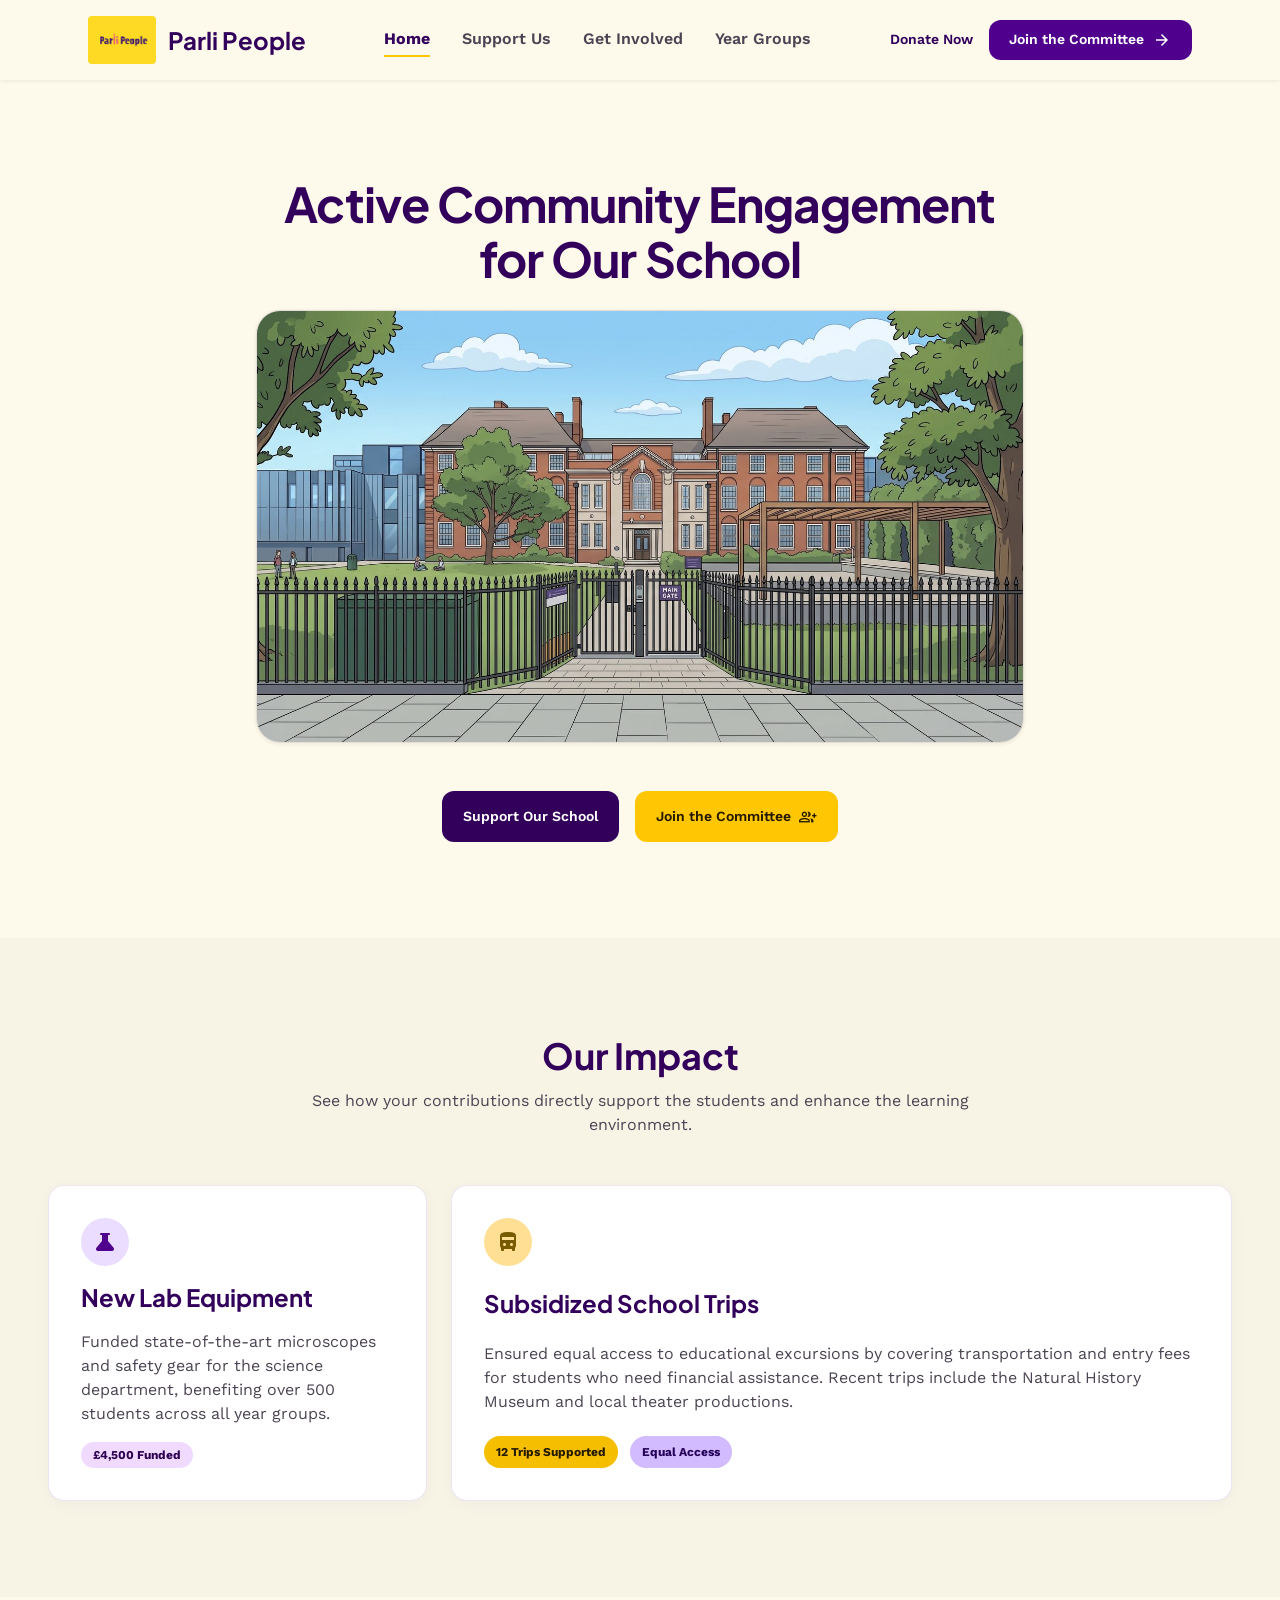
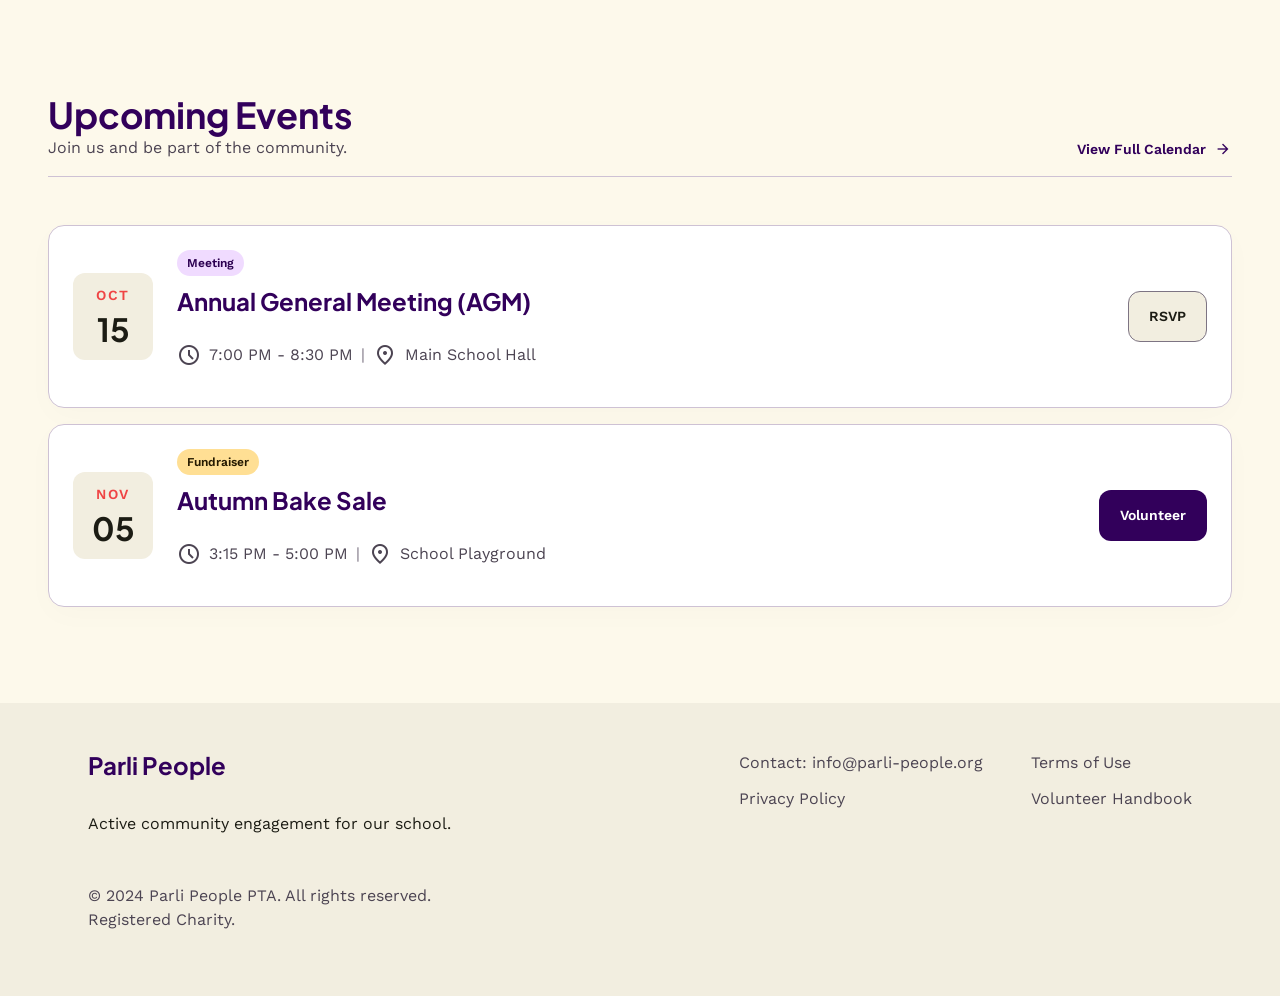
<file: index.html>
<!DOCTYPE html>

<html class="light" lang="en"><head>
<meta charset="utf-8"/>
<meta content="width=device-width, initial-scale=1.0" name="viewport"/>
<title>Parli People PTA - Home</title>
<link href="./favicon.ico" rel="icon" sizes="any"/>
<link href="https://fonts.googleapis.com" rel="preconnect"/>
<link crossorigin="" href="https://fonts.gstatic.com" rel="preconnect"/>
<link as="image" href="./assets/images/branding/parli-people-logo.jpg" rel="preload"/>
<link href="https://fonts.googleapis.com/css2?family=Plus+Jakarta+Sans:wght@400;600;700&amp;family=Work+Sans:wght@400;600&amp;display=swap" rel="stylesheet"/>
<link href="https://fonts.googleapis.com/css2?family=Material+Symbols+Outlined:wght,FILL@100..700,0..1&amp;display=swap" rel="stylesheet"/>
<link href="./site.css" rel="stylesheet"/>
<script src="./site-components.js"></script>
</head>
<body class="site-body">
<parli-site-header current-page="home"></parli-site-header>
<main class="home-main">
<section class="home-section home-section--spaced">
<div class="home-hero">
<div class="home-hero__content">
<h1 class="display-title">Active Community Engagement for Our School</h1>
<div class="home-hero__visual">
<img alt="Parliament School community" class="home-hero__image" src="./assets/images/parliament school.jpeg"/>
</div>
<div class="home-actions">
<a class="button button--primary button--lift button--full" href="#">Support Our School</a>
<a class="button button--secondary button--lift button--full button--with-icon" href="#">
                        Join the Committee
                        <span class="material-symbols-outlined" data-icon="group_add">group_add</span>
</a>
</div>
</div>
</section>
<section class="home-section--surface">
<div class="home-section__inner home-section__inner--impact">
<div class="section-heading section-heading--center" style="margin-bottom: 48px;">
<h2 class="section-title">Our Impact</h2>
<p class="section-copy">See how your contributions directly support the students and enhance the learning environment.</p>
</div>
<div class="impact-grid">
<article class="impact-card">
<div class="impact-icon impact-icon--tertiary">
<span class="material-symbols-outlined" data-icon="science" data-weight="fill">science</span>
</div>
<h3 class="card-title">New Lab Equipment</h3>
<p class="impact-card__body">Funded state-of-the-art microscopes and safety gear for the science department, benefiting over 500 students across all year groups.</p>
<div class="pill-list">
<span class="pill pill--primary">
                                £4,500 Funded
                            </span>
</div>
</article>
<article class="impact-card impact-card--wide">
<div class="impact-icon impact-icon--yellow">
<span class="material-symbols-outlined" data-icon="directions_bus" data-weight="fill">directions_bus</span>
</div>
<h3 class="card-title">Subsidized School Trips</h3>
<p class="impact-card__body">Ensured equal access to educational excursions by covering transportation and entry fees for students who need financial assistance. Recent trips include the Natural History Museum and local theater productions.</p>
<div class="pill-list">
<span class="pill pill--secondary">
                                12 Trips Supported
                            </span>
<span class="pill pill--tertiary">
                                Equal Access
                            </span>
</div>
</article>
</div>
</div>
</section>
<section class="home-section home-section--spaced events-section">
<div class="events-header">
<div>
<h2 class="section-title">Upcoming Events</h2>
<p class="section-copy">Join us and be part of the community.</p>
</div>
<a class="text-link" href="#">
                    View Full Calendar
                    <span class="material-symbols-outlined" data-icon="arrow_forward">arrow_forward</span>
</a>
</div>
<div class="events-list">
<article class="event-card">
<div class="event-card__date">
<span class="event-card__month">OCT</span>
<span class="event-card__day">15</span>
</div>
<div class="event-card__content">
<div class="pill-list">
<span class="event-badge event-badge--primary">Meeting</span>
</div>
<h3 class="card-title">Annual General Meeting (AGM)</h3>
<p class="event-card__meta">
<span class="material-symbols-outlined" data-icon="schedule">schedule</span>
                            7:00 PM - 8:30 PM
                            <span class="event-card__meta-separator">|</span>
<span class="material-symbols-outlined" data-icon="location_on">location_on</span>
                            Main School Hall
                        </p>
</div>
<div class="event-card__actions">
<button class="button button--soft" type="button">RSVP</button>
</div>
</article>
<article class="event-card">
<div class="event-card__date">
<span class="event-card__month">NOV</span>
<span class="event-card__day">05</span>
</div>
<div class="event-card__content">
<div class="pill-list">
<span class="event-badge event-badge--secondary">Fundraiser</span>
</div>
<h3 class="card-title">Autumn Bake Sale</h3>
<p class="event-card__meta">
<span class="material-symbols-outlined" data-icon="schedule">schedule</span>
                            3:15 PM - 5:00 PM
                            <span class="event-card__meta-separator">|</span>
<span class="material-symbols-outlined" data-icon="location_on">location_on</span>
                            School Playground
                        </p>
</div>
<div class="event-card__actions">
<button class="button button--primary button--lift" type="button">Volunteer</button>
</div>
</article>
</div>
</section>
</main>
<parli-site-footer></parli-site-footer>
</body></html>
</file>
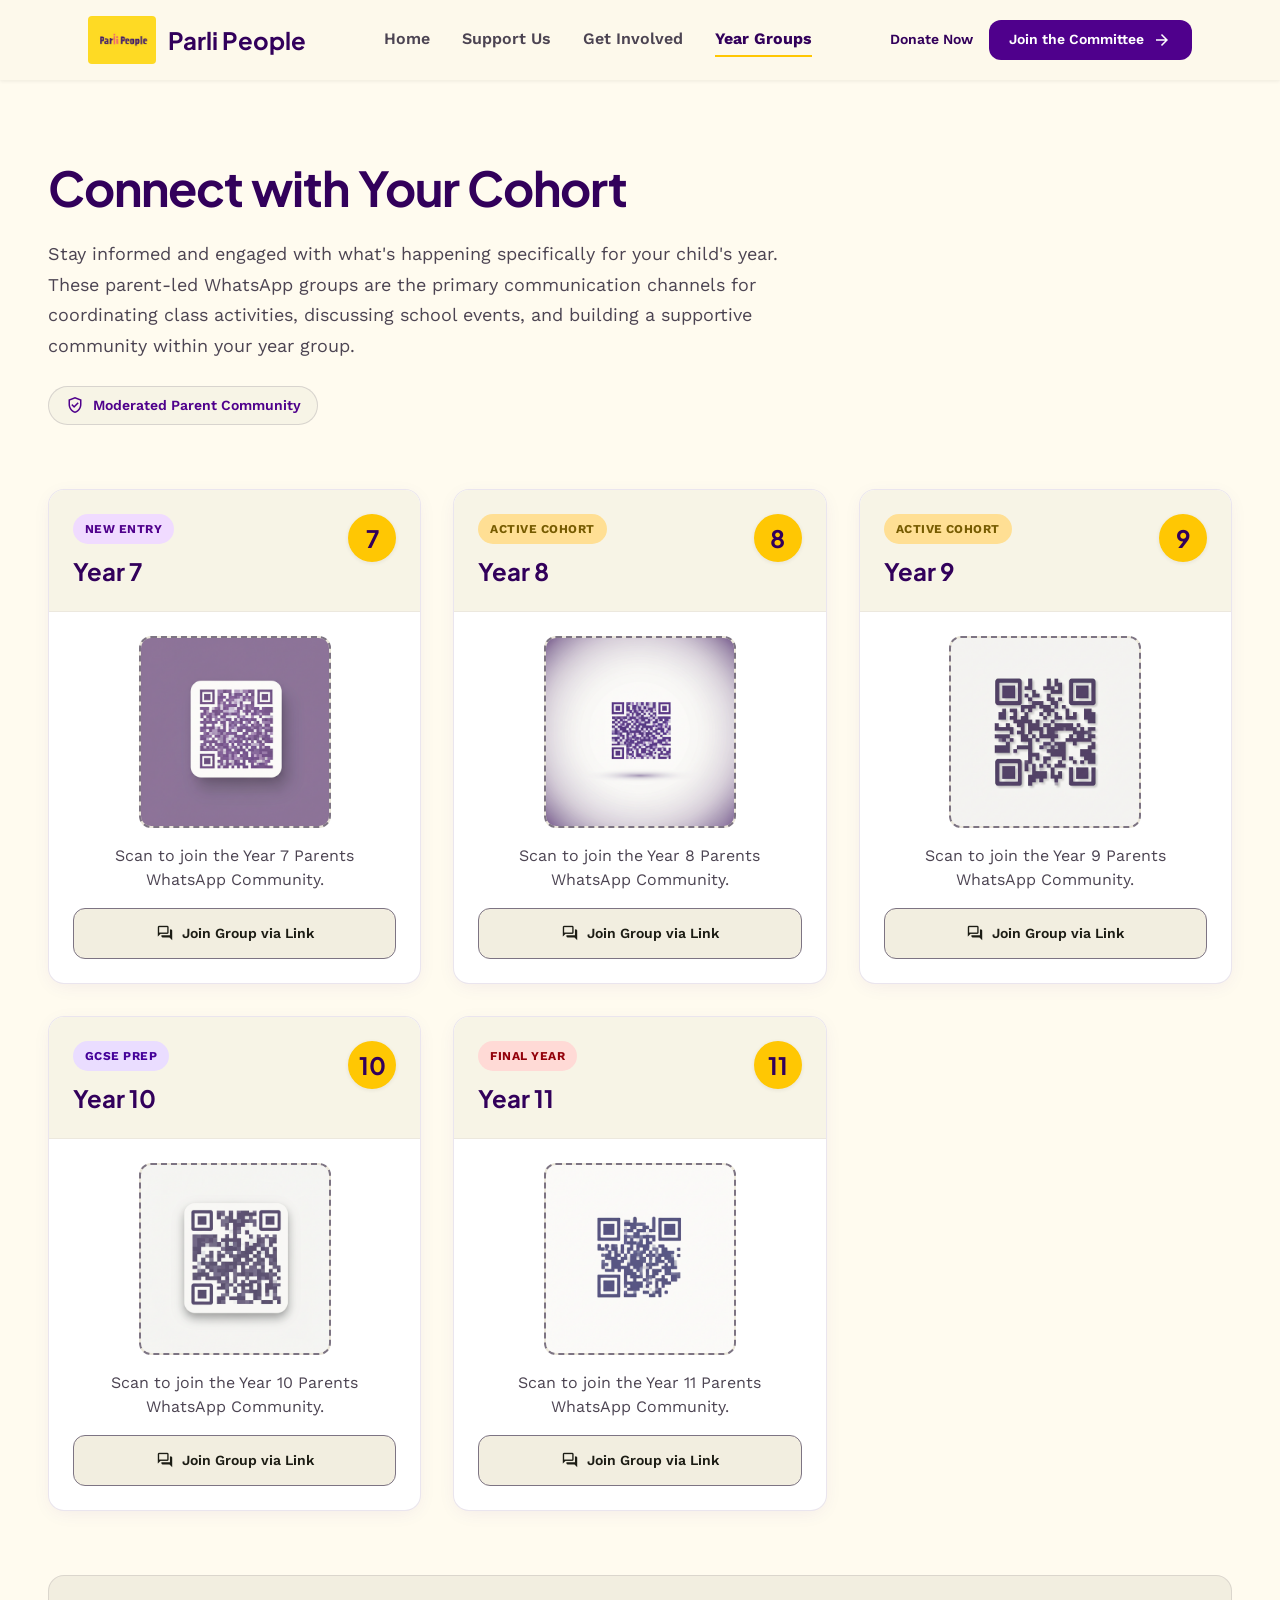
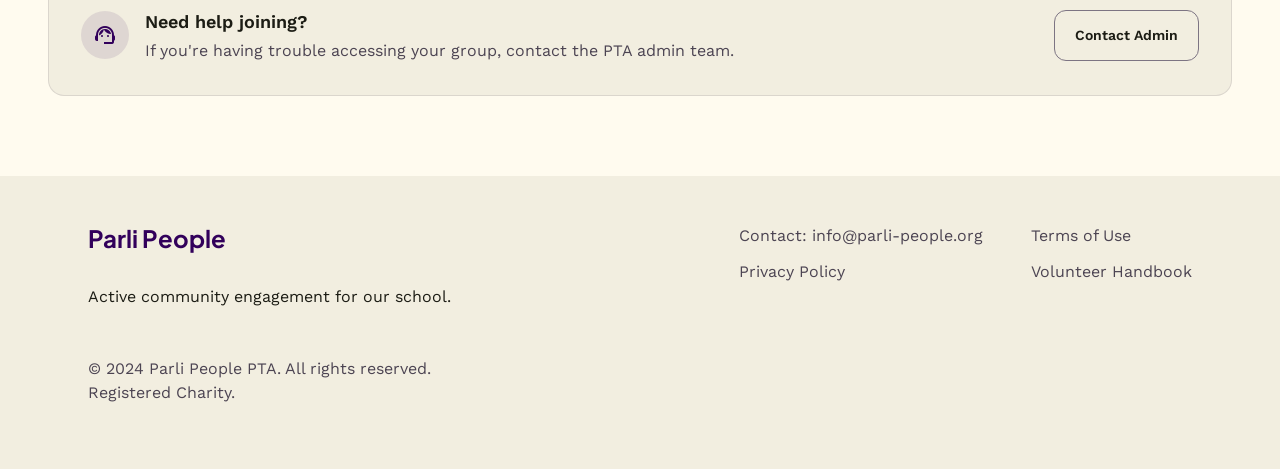
<file: connect.html>
<!DOCTYPE html>

<html class="light" lang="en"><head>
<meta charset="utf-8"/>
<meta content="width=device-width, initial-scale=1.0" name="viewport"/>
<title>Parli People - Year Groups</title>
<link href="./favicon.ico" rel="icon" sizes="any"/>
<link href="https://fonts.googleapis.com" rel="preconnect"/>
<link crossorigin="" href="https://fonts.gstatic.com" rel="preconnect"/>
<link as="image" href="./assets/images/branding/parli-people-logo.jpg" rel="preload"/>
<link href="https://fonts.googleapis.com/css2?family=Plus+Jakarta+Sans:wght@600;700&amp;family=Work+Sans:wght@400;600&amp;display=swap" rel="stylesheet"/>
<link href="https://fonts.googleapis.com/css2?family=Material+Symbols+Outlined:wght,FILL@100..700,0..1&amp;display=swap" rel="stylesheet"/>
<link href="./site.css" rel="stylesheet"/>
<script src="./site-components.js"></script>
</head>
<body class="site-body site-body--warm">
<parli-site-header current-page="year-groups"></parli-site-header>
<main class="cohort-main">
<section class="cohort-intro">
<h1 class="display-title">Connect with Your Cohort</h1>
<p class="body-copy">
                Stay informed and engaged with what's happening specifically for your child's year. These parent-led WhatsApp groups are the primary communication channels for coordinating class activities, discussing school events, and building a supportive community within your year group.
            </p>
<div class="info-chip">
<span class="material-symbols-outlined">verified_user</span>
<span>Moderated Parent Community</span>
</div>
</section>
<section class="cohort-grid">
<article class="cohort-card">
<div class="cohort-card__header">
<div class="cohort-card__title-block">
<span class="cohort-badge cohort-badge--new">New Entry</span>
<h2 class="cohort-card__title">Year 7</h2>
</div>
<div class="cohort-card__year">7</div>
</div>
<div class="cohort-card__body">
<div class="cohort-card__qr">
<img alt="Year 7 QR Code" data-alt="A stylized, modern high-contrast QR code illustration designed with soft rounded edges, colored in deep indigo purple against a stark white background. The image should convey digital connectivity in a clean, corporate yet approachable style, featuring subtle drop shadows to lift it from the surface, embodying a 'soft-touch' interface aesthetic suitable for a parent-teacher association portal." src="./assets/images/connect/year-7-qr.png"/>
<div class="cohort-card__overlay">
<span class="material-symbols-outlined">fit_screen</span>
</div>
</div>
<p class="cohort-card__copy">Scan to join the Year 7 Parents WhatsApp Community.</p>
<button class="button button--soft button--full button--with-icon" type="button">
<span class="material-symbols-outlined">forum</span>
                        Join Group via Link
                    </button>
</div>
</article>
<article class="cohort-card">
<div class="cohort-card__header">
<div class="cohort-card__title-block">
<span class="cohort-badge cohort-badge--active">Active Cohort</span>
<h2 class="cohort-card__title">Year 8</h2>
</div>
<div class="cohort-card__year">8</div>
</div>
<div class="cohort-card__body">
<div class="cohort-card__qr">
<img alt="Year 8 QR Code" data-alt="A stylized, modern high-contrast QR code illustration designed with soft rounded edges, colored in deep indigo purple against a stark white background. The image should convey digital connectivity in a clean, corporate yet approachable style, featuring subtle drop shadows to lift it from the surface, embodying a 'soft-touch' interface aesthetic suitable for a parent-teacher association portal." src="./assets/images/connect/year-8-qr.png"/>
<div class="cohort-card__overlay">
<span class="material-symbols-outlined">fit_screen</span>
</div>
</div>
<p class="cohort-card__copy">Scan to join the Year 8 Parents WhatsApp Community.</p>
<button class="button button--soft button--full button--with-icon" type="button">
<span class="material-symbols-outlined">forum</span>
                        Join Group via Link
                    </button>
</div>
</article>
<article class="cohort-card">
<div class="cohort-card__header">
<div class="cohort-card__title-block">
<span class="cohort-badge cohort-badge--active">Active Cohort</span>
<h2 class="cohort-card__title">Year 9</h2>
</div>
<div class="cohort-card__year">9</div>
</div>
<div class="cohort-card__body">
<div class="cohort-card__qr">
<img alt="Year 9 QR Code" data-alt="A stylized, modern high-contrast QR code illustration designed with soft rounded edges, colored in deep indigo purple against a stark white background. The image should convey digital connectivity in a clean, corporate yet approachable style, featuring subtle drop shadows to lift it from the surface, embodying a 'soft-touch' interface aesthetic suitable for a parent-teacher association portal." src="./assets/images/connect/year-9-qr.png"/>
<div class="cohort-card__overlay">
<span class="material-symbols-outlined">fit_screen</span>
</div>
</div>
<p class="cohort-card__copy">Scan to join the Year 9 Parents WhatsApp Community.</p>
<button class="button button--soft button--full button--with-icon" type="button">
<span class="material-symbols-outlined">forum</span>
                        Join Group via Link
                    </button>
</div>
</article>
<article class="cohort-card">
<div class="cohort-card__header">
<div class="cohort-card__title-block">
<span class="cohort-badge cohort-badge--prep">GCSE Prep</span>
<h2 class="cohort-card__title">Year 10</h2>
</div>
<div class="cohort-card__year">10</div>
</div>
<div class="cohort-card__body">
<div class="cohort-card__qr">
<img alt="Year 10 QR Code" data-alt="A stylized, modern high-contrast QR code illustration designed with soft rounded edges, colored in deep indigo purple against a stark white background. The image should convey digital connectivity in a clean, corporate yet approachable style, featuring subtle drop shadows to lift it from the surface, embodying a 'soft-touch' interface aesthetic suitable for a parent-teacher association portal." src="./assets/images/connect/year-10-qr.png"/>
<div class="cohort-card__overlay">
<span class="material-symbols-outlined">fit_screen</span>
</div>
</div>
<p class="cohort-card__copy">Scan to join the Year 10 Parents WhatsApp Community.</p>
<button class="button button--soft button--full button--with-icon" type="button">
<span class="material-symbols-outlined">forum</span>
                        Join Group via Link
                    </button>
</div>
</article>
<article class="cohort-card cohort-card--final">
<div class="cohort-card__header">
<div class="cohort-card__title-block">
<span class="cohort-badge cohort-badge--final">Final Year</span>
<h2 class="cohort-card__title">Year 11</h2>
</div>
<div class="cohort-card__year">11</div>
</div>
<div class="cohort-card__body">
<div class="cohort-card__qr">
<img alt="Year 11 QR Code" data-alt="A stylized, modern high-contrast QR code illustration designed with soft rounded edges, colored in deep indigo purple against a stark white background. The image should convey digital connectivity in a clean, corporate yet approachable style, featuring subtle drop shadows to lift it from the surface, embodying a 'soft-touch' interface aesthetic suitable for a parent-teacher association portal." src="./assets/images/connect/year-11-qr.png"/>
<div class="cohort-card__overlay">
<span class="material-symbols-outlined">fit_screen</span>
</div>
</div>
<p class="cohort-card__copy">Scan to join the Year 11 Parents WhatsApp Community.</p>
<button class="button button--soft button--full button--with-icon" type="button">
<span class="material-symbols-outlined">forum</span>
                        Join Group via Link
                    </button>
</div>
</article>
</section>
<section class="help-banner">
<div class="help-banner__content">
<div class="help-banner__icon">
<span class="material-symbols-outlined">support_agent</span>
</div>
<div>
<h3 class="help-banner__title">Need help joining?</h3>
<p class="help-banner__copy">If you're having trouble accessing your group, contact the PTA admin team.</p>
</div>
</div>
<button class="button button--soft" type="button">
                Contact Admin
            </button>
</section>
</main>
<parli-site-footer></parli-site-footer>
</body></html>
</file>
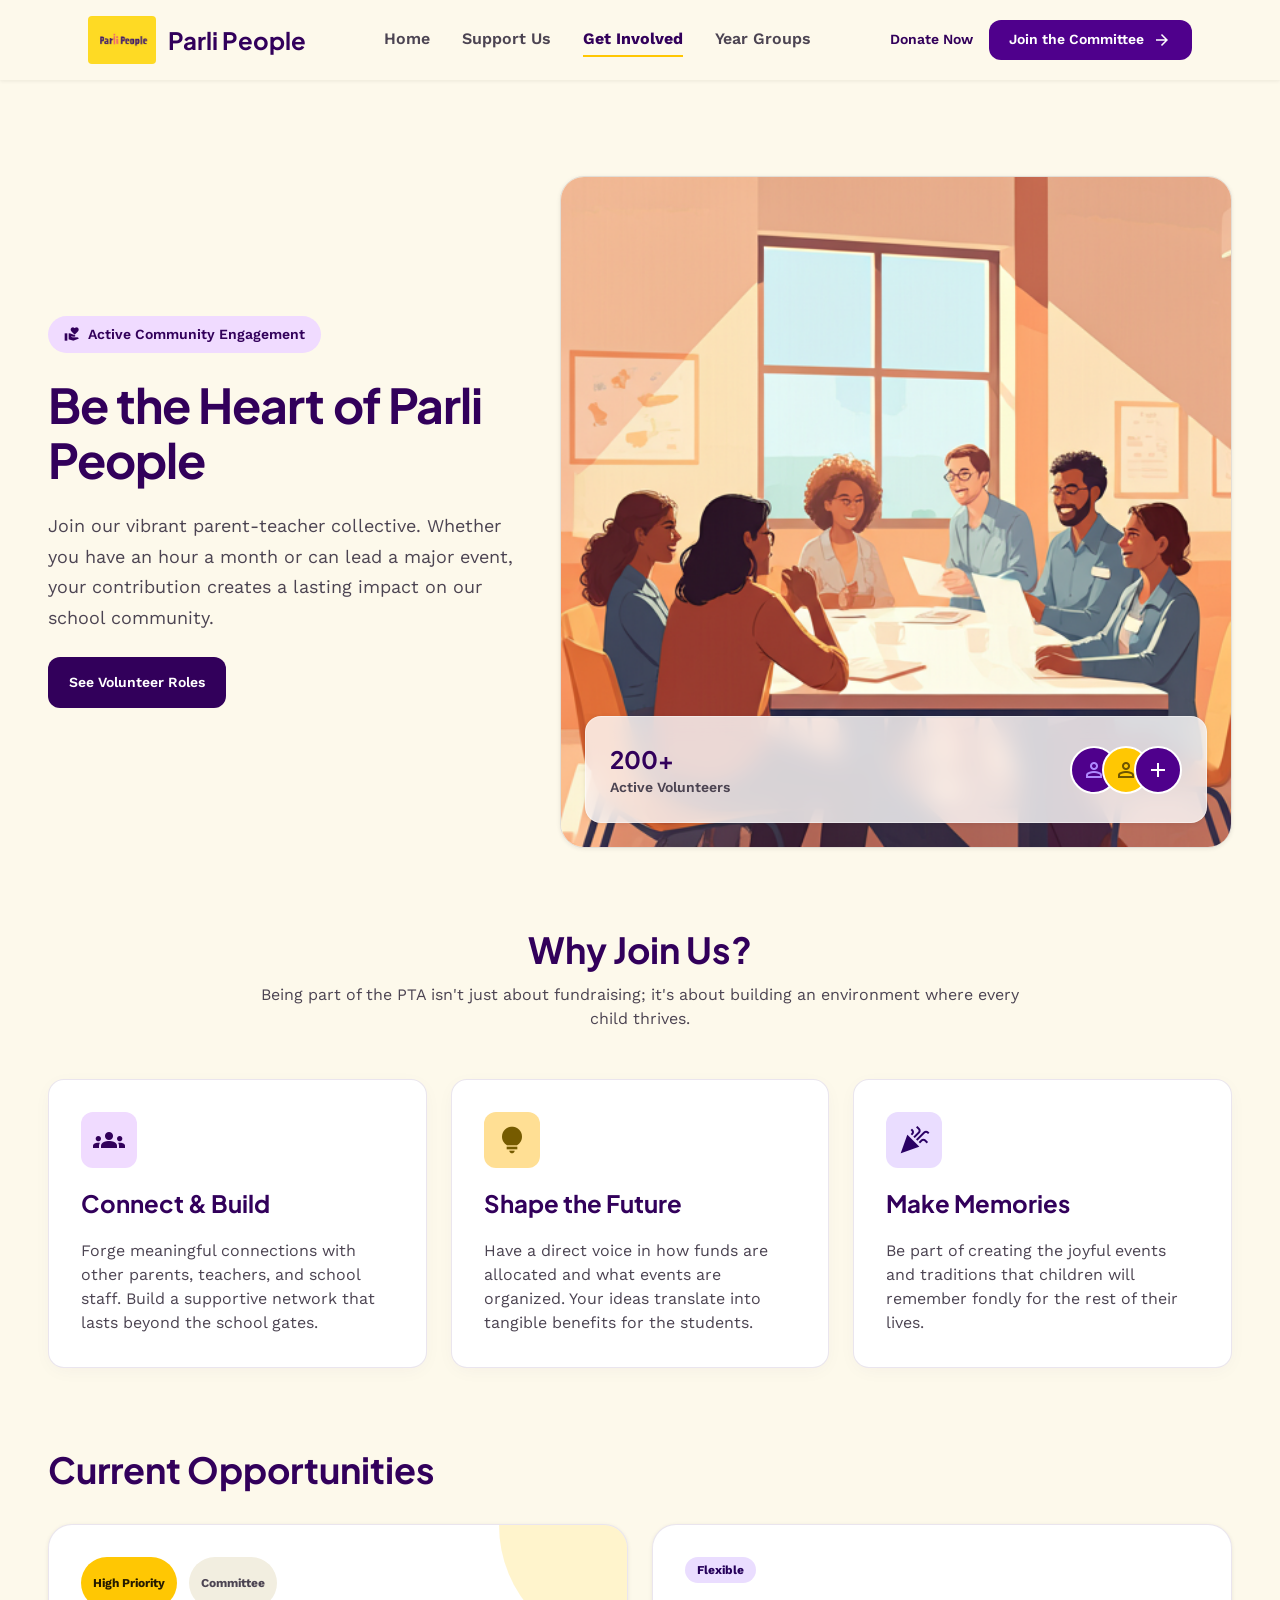
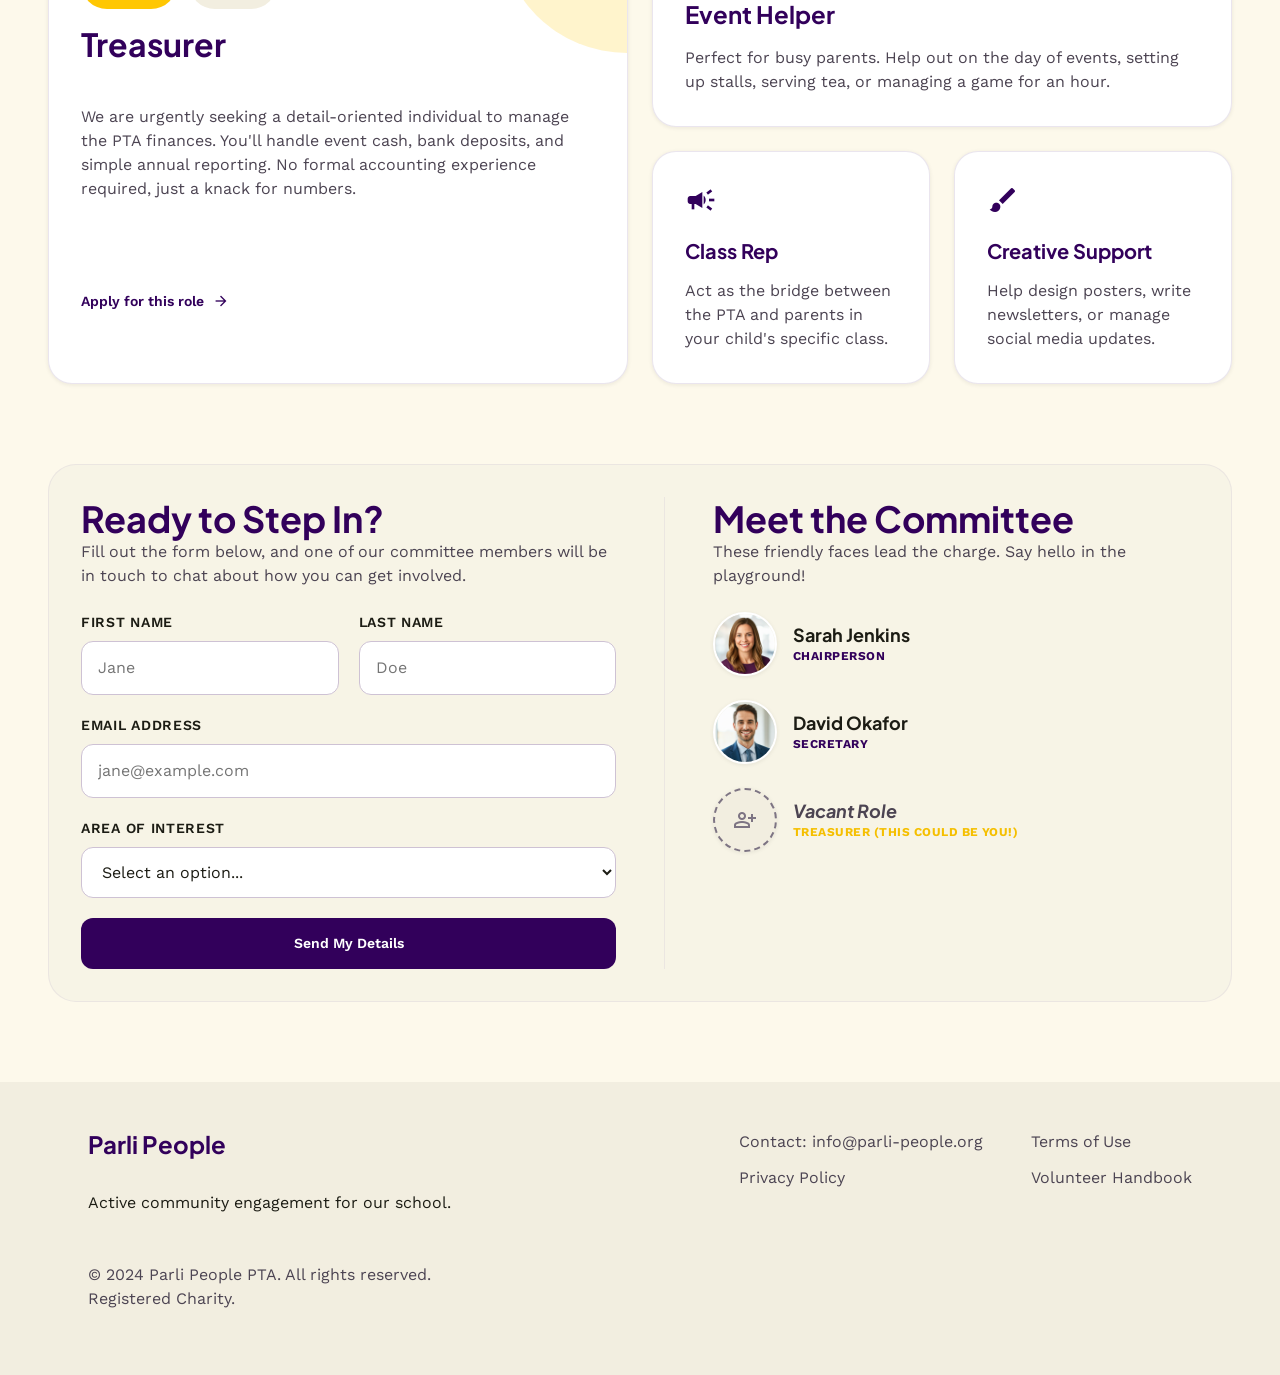
<file: getinvolved.html>
<!DOCTYPE html>

<html class="light" lang="en"><head>
<meta charset="utf-8"/>
<meta content="width=device-width, initial-scale=1.0" name="viewport"/>
<title>Get Involved - Parli People PTA</title>
<link href="./favicon.ico" rel="icon" sizes="any"/>
<link href="https://fonts.googleapis.com" rel="preconnect"/>
<link crossorigin="" href="https://fonts.gstatic.com" rel="preconnect"/>
<link as="image" href="./assets/images/branding/parli-people-logo.jpg" rel="preload"/>
<link href="https://fonts.googleapis.com/css2?family=Plus+Jakarta+Sans:wght@600;700&amp;family=Work+Sans:wght@400;600&amp;display=swap" rel="stylesheet"/>
<link href="https://fonts.googleapis.com/css2?family=Material+Symbols+Outlined:wght,FILL@100..700,0..1&amp;display=swap" rel="stylesheet"/>
<link href="./site.css" rel="stylesheet"/>
<script src="./site-components.js"></script>
</head>
<body class="site-body">
<parli-site-header current-page="get-involved"></parli-site-header>
<main class="involved-main">
<section class="involved-section involved-hero">
<div class="involved-hero__content">
<div class="hero-chip">
<span class="material-symbols-outlined" data-weight="fill">volunteer_activism</span>
<span>Active Community Engagement</span>
</div>
<h1 class="display-title">Be the Heart of Parli People</h1>
<p class="body-copy">
                        Join our vibrant parent-teacher collective. Whether you have an hour a month or can lead a major event, your contribution creates a lasting impact on our school community.
                    </p>
<div>
<a class="button button--primary button--lift" href="#signup">
                            See Volunteer Roles
                        </a>
</div>
</div>
<div class="hero-visual">
<img alt="Community working together" class="hero-visual__image" data-alt="A vibrant, candid photograph of diverse parents and teachers collaborating joyfully around a large modern table in a bright school environment. Sunlight streams through large windows, illuminating the active community scene. The overall color palette features warm neutral backgrounds with subtle accents of deep purple and vibrant yellow, reflecting a modern corporate yet playful aesthetic. The mood is energetic, welcoming, and deeply community-focused." src="./assets/images/getinvolved/get-involved-hero.png"/>
<div class="hero-stat">
<div>
<p class="hero-stat__value">200+</p>
<p class="hero-stat__label">Active Volunteers</p>
</div>
<div class="avatar-stack">
<div class="avatar-stack__item avatar-stack__item--tertiary"><span class="material-symbols-outlined">person</span></div>
<div class="avatar-stack__item avatar-stack__item--secondary"><span class="material-symbols-outlined">person</span></div>
<div class="avatar-stack__item avatar-stack__item--primary"><span class="material-symbols-outlined">add</span></div>
</div>
</div>
</div>
</section>
<section class="involved-section">
<div class="section-heading section-heading--center" style="margin-bottom: 48px;">
<h2 class="section-title">Why Join Us?</h2>
<p class="section-copy">Being part of the PTA isn't just about fundraising; it's about building an environment where every child thrives.</p>
</div>
<div class="join-grid">
<article class="join-card">
<div class="join-card__icon join-card__icon--primary">
<span class="material-symbols-outlined" data-weight="fill">groups</span>
</div>
<h3 class="card-title">Connect &amp; Build</h3>
<p class="card-copy">Forge meaningful connections with other parents, teachers, and school staff. Build a supportive network that lasts beyond the school gates.</p>
</article>
<article class="join-card">
<div class="join-card__icon join-card__icon--secondary">
<span class="material-symbols-outlined" data-weight="fill">lightbulb</span>
</div>
<h3 class="card-title">Shape the Future</h3>
<p class="card-copy">Have a direct voice in how funds are allocated and what events are organized. Your ideas translate into tangible benefits for the students.</p>
</article>
<article class="join-card">
<div class="join-card__icon join-card__icon--tertiary">
<span class="material-symbols-outlined" data-weight="fill">celebration</span>
</div>
<h3 class="card-title">Make Memories</h3>
<p class="card-copy">Be part of creating the joyful events and traditions that children will remember fondly for the rest of their lives.</p>
</article>
</div>
</section>
<section class="involved-section" id="roles">
<div class="section-heading" style="margin-bottom: 32px;">
<h2 class="section-title">Current Opportunities</h2>
</div>
<div class="roles-grid">
<article class="role-card role-card--featured">
<div class="role-card__decor"></div>
<div class="role-card__content">
<div class="role-card__badges">
<span class="pill pill--gold">High Priority</span>
<span class="pill pill--neutral">Committee</span>
</div>
<h3 class="role-card__title">Treasurer</h3>
<p class="role-card__copy">We are urgently seeking a detail-oriented individual to manage the PTA finances. You'll handle event cash, bank deposits, and simple annual reporting. No formal accounting experience required, just a knack for numbers.</p>
</div>
<a class="text-link role-card__link" href="#signup">
                        Apply for this role <span class="material-symbols-outlined">arrow_forward</span>
</a>
</article>
<article class="role-card role-card--wide">
<div class="role-card__content">
<div class="role-card__badges">
<span class="pill pill--lavender">Flexible</span>
</div>
<h3 class="card-title">Event Helper</h3>
<p class="card-copy">Perfect for busy parents. Help out on the day of events, setting up stalls, serving tea, or managing a game for an hour.</p>
</div>
 </article>
<article class="role-card">
<div class="role-card__content">
<div class="role-card__icon"><span class="material-symbols-outlined" data-weight="fill">campaign</span></div>
<h3 class="role-card__title role-card__title--compact">Class Rep</h3>
<p class="role-card__copy">Act as the bridge between the PTA and parents in your child's specific class.</p>
</div>
 </article>
<article class="role-card">
<div class="role-card__content">
<div class="role-card__icon"><span class="material-symbols-outlined" data-weight="fill">brush</span></div>
<h3 class="role-card__title role-card__title--compact">Creative Support</h3>
<p class="role-card__copy">Help design posters, write newsletters, or manage social media updates.</p>
</div>
 </article>
</div>
</section>
<section class="involved-section" id="signup">
<div class="signup-shell">
<div class="signup-panel">
<div>
<h2 class="section-title">Ready to Step In?</h2>
<p class="section-copy">Fill out the form below, and one of our committee members will be in touch to chat about how you can get involved.</p>
</div>
<form class="form-grid">
<div class="form-grid--two">
<div class="field">
<label for="firstName">First Name</label>
<input id="firstName" placeholder="Jane" type="text"/>
</div>
<div class="field">
<label for="lastName">Last Name</label>
<input id="lastName" placeholder="Doe" type="text"/>
</div>
</div>
<div class="field">
<label for="email">Email Address</label>
<input id="email" placeholder="jane@example.com" type="email"/>
</div>
<div class="field">
<label for="interest">Area of Interest</label>
<select id="interest">
<option disabled="" selected="" value="">Select an option...</option>
<option value="treasurer">Treasurer Role</option>
<option value="helper">General Event Helper</option>
<option value="classrep">Class Representative</option>
<option value="other">Other / Not Sure Yet</option>
</select>
</div>
<button class="button button--primary button--lift" type="button">
                            Send My Details
                        </button>
</form>
</div>
<div class="committee-panel">
<div>
<h3 class="section-title">Meet the Committee</h3>
<p class="section-copy">These friendly faces lead the charge. Say hello in the playground!</p>
</div>
<div class="committee-list">
<div class="committee-item">
<div class="committee-avatar">
<img alt="Committee Member" class="w-full h-full object-cover" data-alt="A professional yet approachable headshot of a friendly female individual smiling warmly at the camera, set against a soft, bright out-of-focus background. The lighting is natural and flattering, creating a welcoming and trustworthy mood. Subtle hints of deep purple in her clothing tie into the overall modern, active community brand aesthetic." src="./assets/images/getinvolved/committee-sarah-jenkins.png"/>
</div>
<div>
<h4 class="committee-name">Sarah Jenkins</h4>
<p class="committee-role">Chairperson</p>
</div>
</div>
<div class="committee-item">
<div class="committee-avatar">
<img alt="Committee Member" class="w-full h-full object-cover" data-alt="A professional yet approachable headshot of a friendly male individual smiling genuinely at the camera, set against a bright, modern indoor background. The lighting is soft and even, establishing a warm and approachable mood. The image aesthetic perfectly aligns with a modern corporate yet playful style, using subtle warm neutral tones." src="./assets/images/getinvolved/committee-david-okafor.png"/>
</div>
<div>
<h4 class="committee-name">David Okafor</h4>
<p class="committee-role">Secretary</p>
</div>
</div>
<div class="committee-item">
<div class="committee-avatar committee-avatar--vacant">
<span class="material-symbols-outlined">person_add</span>
</div>
<div>
<h4 class="committee-name committee-name--vacant">Vacant Role</h4>
<p class="committee-role committee-role--vacant">Treasurer (This could be you!)</p>
</div>
</div>
</div>
</div>
</div>
</section>
</main>
<parli-site-footer></parli-site-footer>
</body></html>
</file>
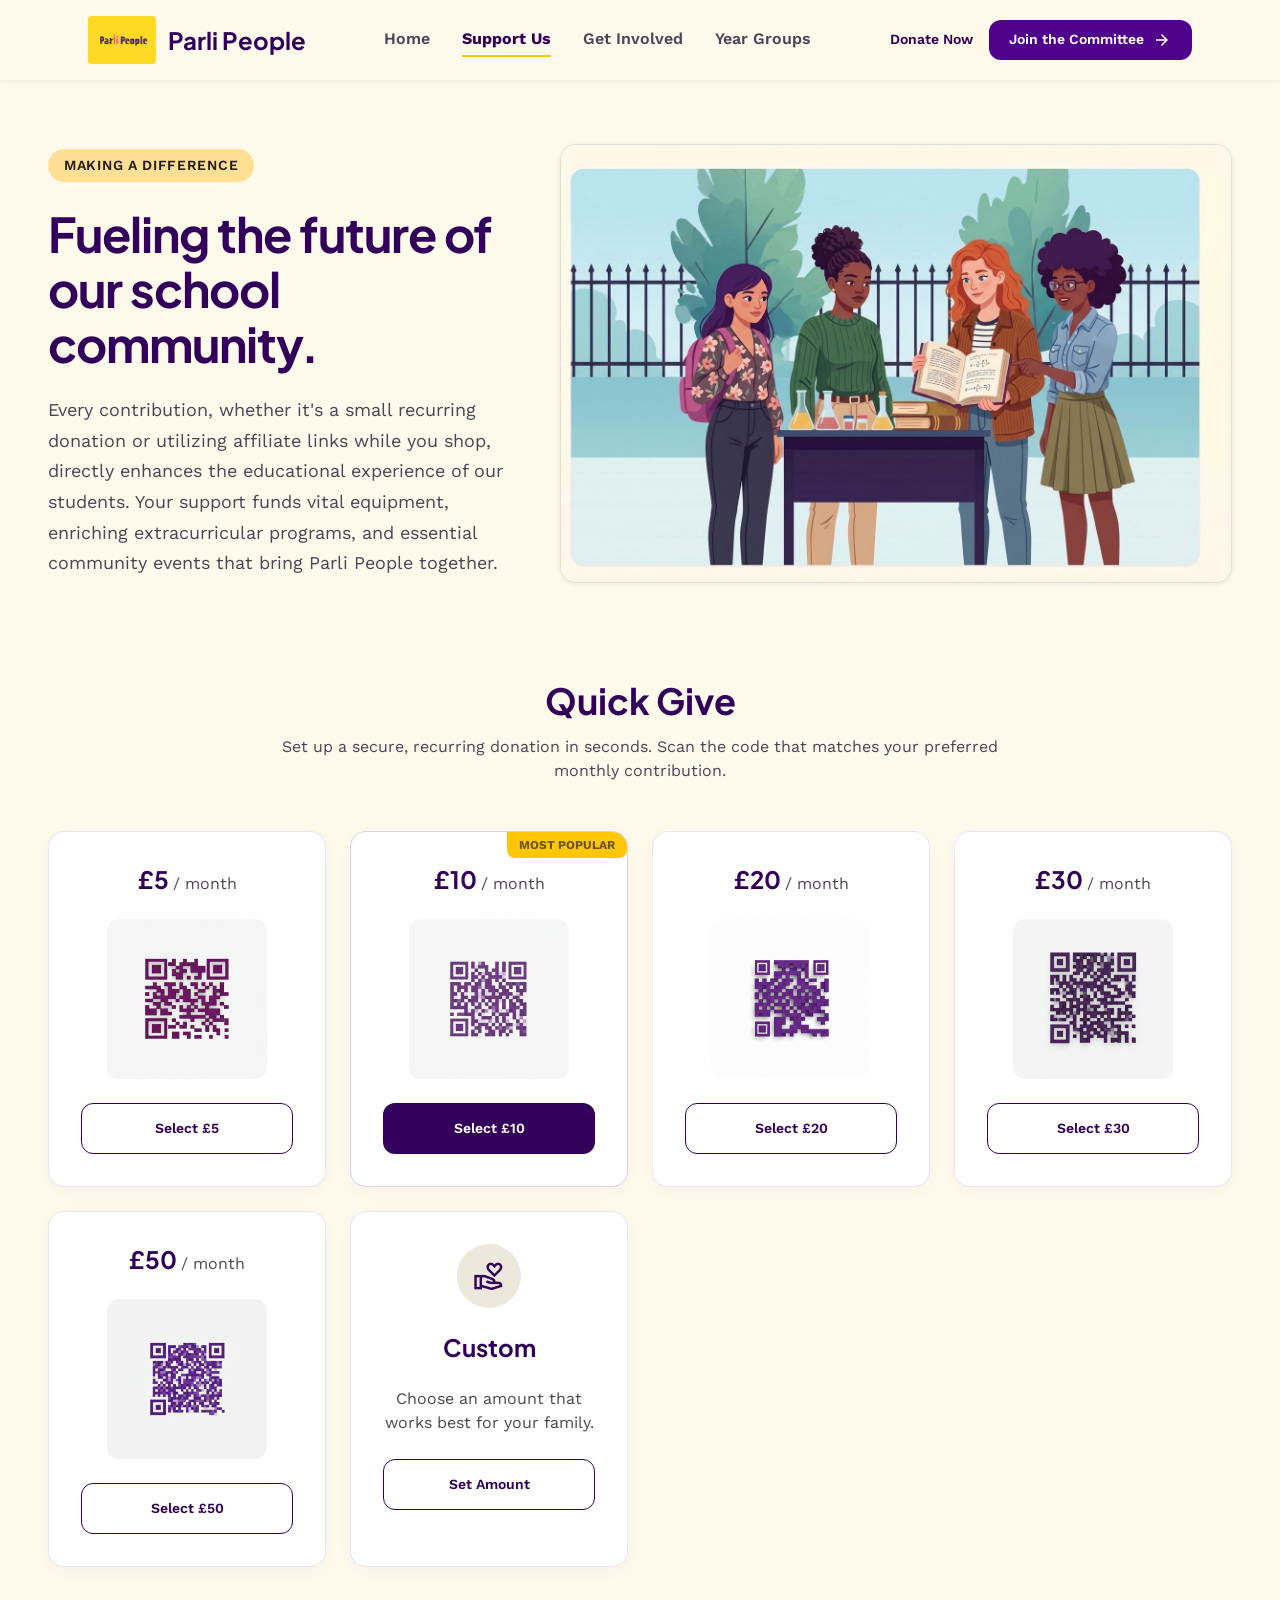
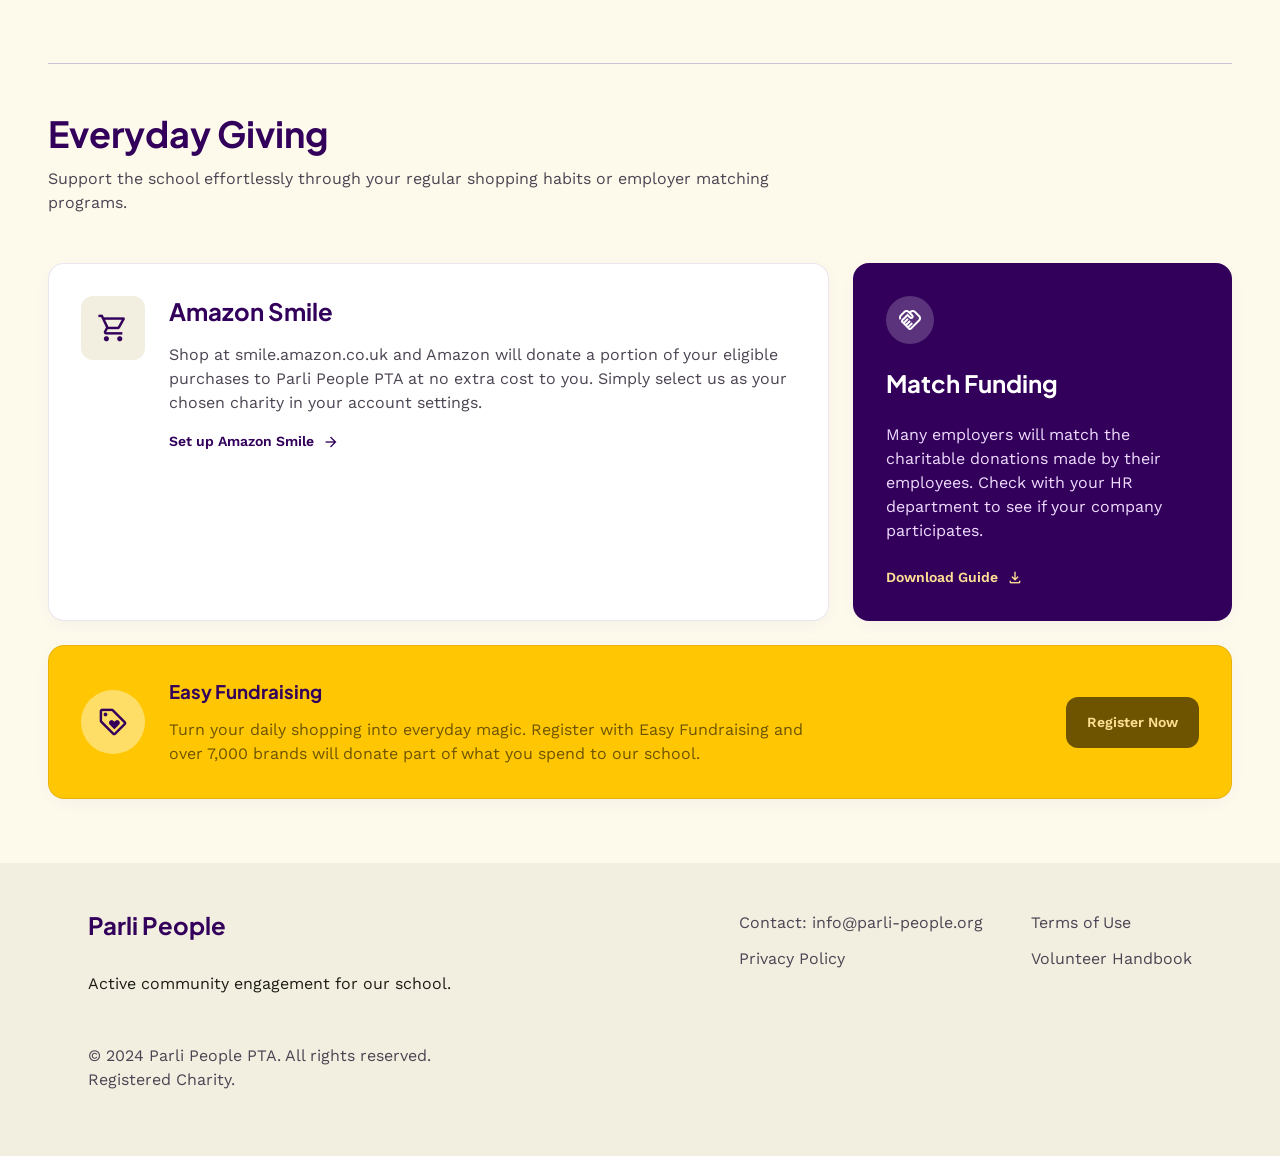
<file: support.html>
<!DOCTYPE html>

<html lang="en"><head>
<meta charset="utf-8"/>
<meta content="width=device-width, initial-scale=1.0" name="viewport"/>
<title>Support Us - Parli People</title>
<link href="./favicon.ico" rel="icon" sizes="any"/>
<link href="https://fonts.googleapis.com" rel="preconnect"/>
<link crossorigin="" href="https://fonts.gstatic.com" rel="preconnect"/>
<link as="image" href="./assets/images/branding/parli-people-logo.jpg" rel="preload"/>
<link href="https://fonts.googleapis.com/css2?family=Plus+Jakarta+Sans:wght@600;700&amp;family=Work+Sans:wght@400;600&amp;display=swap" rel="stylesheet"/>
<link href="https://fonts.googleapis.com/css2?family=Material+Symbols+Outlined:wght,FILL@100..700,0..1&amp;display=swap" rel="stylesheet"/>
<link href="./site.css" rel="stylesheet"/>
<script src="./site-components.js"></script>
</head>
<body class="site-body">
<parli-site-header current-page="support"></parli-site-header>
<main class="support-main">
<section class="support-hero">
<div class="support-hero__content">
<span class="eyebrow">Making a Difference</span>
<h1 class="display-title">Fueling the future of our school community.</h1>
<p class="body-copy">
                    Every contribution, whether it's a small recurring donation or utilizing affiliate links while you shop, directly enhances the educational experience of our students. Your support funds vital equipment, enriching extracurricular programs, and essential community events that bring Parli People together.
                </p>
</div>
<div class="support-hero__visual">
<img alt="Students standing together at Parliament School." class="support-hero__image" src="./assets/images/support/Students%20Standing.jpeg"/>
</div>
</section>
<section class="support-section">
<div class="section-heading section-heading--center">
<h2 class="section-title">Quick Give</h2>
<p class="section-copy">Set up a secure, recurring donation in seconds. Scan the code that matches your preferred monthly contribution.</p>
</div>
<div class="donation-grid">
<article class="donation-card">
<h3 class="donation-card__title">£5 <span class="donation-card__suffix">/ month</span></h3>
<div class="donation-card__image-frame">
<img alt="£5 Donation QR" class="w-full h-full object-cover" data-alt="A highly stylized, crisp digital rendering of a QR code graphic designed to facilitate a 5 pound monthly donation. The QR code pattern is rendered in a deep, rich primary purple against a stark, pristine white background to ensure high contrast and scannability. Subtle, rounded corners on the code modules reflect the soft-touch, modern corporate aesthetic of the Parli People brand. The lighting is flat and uniform, emphasizing purely functional yet elegant design." src="./assets/images/support/donation-5.png"/>
</div>
<button class="button button--outline button--full" type="button">Select £5</button>
</article>
<article class="donation-card donation-card--featured">
<span class="donation-card__badge">Most Popular</span>
<h3 class="donation-card__title">£10 <span class="donation-card__suffix">/ month</span></h3>
<div class="donation-card__image-frame">
<img alt="£10 Donation QR" class="w-full h-full object-cover" data-alt="A highly stylized, crisp digital rendering of a QR code graphic designed to facilitate a 10 pound monthly donation. The QR code pattern is rendered in a deep, rich primary purple against a stark, pristine white background to ensure high contrast and scannability. Subtle, rounded corners on the code modules reflect the soft-touch, modern corporate aesthetic of the Parli People brand. The lighting is flat and uniform, emphasizing purely functional yet elegant design." src="./assets/images/support/donation-10.png"/>
</div>
<button class="button button--primary button--full" type="button">Select £10</button>
</article>
<article class="donation-card">
<h3 class="donation-card__title">£20 <span class="donation-card__suffix">/ month</span></h3>
<div class="donation-card__image-frame">
<img alt="£20 Donation QR" class="w-full h-full object-cover" data-alt="A highly stylized, crisp digital rendering of a QR code graphic designed to facilitate a 20 pound monthly donation. The QR code pattern is rendered in a deep, rich primary purple against a stark, pristine white background to ensure high contrast and scannability. Subtle, rounded corners on the code modules reflect the soft-touch, modern corporate aesthetic of the Parli People brand. The lighting is flat and uniform, emphasizing purely functional yet elegant design." src="./assets/images/support/donation-20.png"/>
</div>
<button class="button button--outline button--full" type="button">Select £20</button>
</article>
<article class="donation-card">
<h3 class="donation-card__title">£30 <span class="donation-card__suffix">/ month</span></h3>
<div class="donation-card__image-frame">
<img alt="£30 Donation QR" class="w-full h-full object-cover" data-alt="A highly stylized, crisp digital rendering of a QR code graphic designed to facilitate a 30 pound monthly donation. The QR code pattern is rendered in a deep, rich primary purple against a stark, pristine white background to ensure high contrast and scannability. Subtle, rounded corners on the code modules reflect the soft-touch, modern corporate aesthetic of the Parli People brand. The lighting is flat and uniform, emphasizing purely functional yet elegant design." src="./assets/images/support/donation-30.png"/>
</div>
<button class="button button--outline button--full" type="button">Select £30</button>
</article>
<article class="donation-card">
<h3 class="donation-card__title">£50 <span class="donation-card__suffix">/ month</span></h3>
<div class="donation-card__image-frame">
<img alt="£50 Donation QR" class="w-full h-full object-cover" data-alt="A highly stylized, crisp digital rendering of a QR code graphic designed to facilitate a 50 pound monthly donation. The QR code pattern is rendered in a deep, rich primary purple against a stark, pristine white background to ensure high contrast and scannability. Subtle, rounded corners on the code modules reflect the soft-touch, modern corporate aesthetic of the Parli People brand. The lighting is flat and uniform, emphasizing purely functional yet elegant design." src="./assets/images/support/donation-50.png"/>
</div>
<button class="button button--outline button--full" type="button">Select £50</button>
</article>
<article class="donation-card">
<div class="feature-icon--circle">
<span class="material-symbols-outlined" data-icon="volunteer_activism">volunteer_activism</span>
</div>
<h3 class="donation-card__title">Custom</h3>
<p class="card-copy">Choose an amount that works best for your family.</p>
<button class="button button--outline button--full" type="button">Set Amount</button>
</article>
</div>
</section>
<section class="support-section support-section--divided">
<div class="section-heading">
<h2 class="section-title">Everyday Giving</h2>
<p class="section-copy">Support the school effortlessly through your regular shopping habits or employer matching programs.</p>
</div>
<div class="giving-grid">
<article class="giving-card giving-card--wide">
<div class="feature-icon--square">
<span class="material-symbols-outlined" data-icon="shopping_cart">shopping_cart</span>
</div>
<div class="giving-card__content">
<h3 class="card-title">Amazon Smile</h3>
<p class="card-copy">
                            Shop at smile.amazon.co.uk and Amazon will donate a portion of your eligible purchases to Parli People PTA at no extra cost to you. Simply select us as your chosen charity in your account settings.
                        </p>
<a class="text-link" href="#">
                            Set up Amazon Smile <span class="material-symbols-outlined" data-icon="arrow_forward">arrow_forward</span>
</a>
</div>
 </article>
<article class="giving-card giving-card--accent">
<div class="icon-disc">
<span class="material-symbols-outlined" data-icon="handshake">handshake</span>
</div>
<h3 class="card-title">Match Funding</h3>
<p class="card-copy">
                        Many employers will match the charitable donations made by their employees. Check with your HR department to see if your company participates.
                    </p>
<a class="text-link text-link--accent" href="#">
                        Download Guide <span class="material-symbols-outlined" data-icon="download">download</span>
</a>
 </article>
<article class="giving-banner">
<div class="giving-banner__body">
<div class="feature-icon--circle" style="background: rgba(255,255,255,0.4);">
<span class="material-symbols-outlined" data-icon="loyalty">loyalty</span>
</div>
<div class="section-heading">
<h3 class="banner-title">Easy Fundraising</h3>
<p class="banner-copy">
                                Turn your daily shopping into everyday magic. Register with Easy Fundraising and over 7,000 brands will donate part of what you spend to our school.
                            </p>
</div>
</div>
<button class="button button--dark-on-yellow" type="button">
                        Register Now
                    </button>
 </article>
</div>
</section>
</main>
<parli-site-footer></parli-site-footer>
</body></html>
</file>
<file: site.css>
:root {
  --color-primary: #32005b;
  --color-primary-strong: #4f008c;
  --color-primary-soft: #f0dbff;
  --color-secondary: #ffc703;
  --color-secondary-soft: #ffdf94;
  --color-surface: #fdf9eb;
  --color-surface-low: #f7f4e6;
  --color-surface-container: #f2eee0;
  --color-surface-high: #ece8db;
  --color-surface-lowest: #ffffff;
  --color-text: #1c1c14;
  --color-text-muted: #4c4452;
  --color-outline: #cec2d4;
  --color-outline-strong: #7d7483;
  --color-white: #ffffff;
  --font-display: "Plus Jakarta Sans", sans-serif;
  --font-body: "Work Sans", sans-serif;
  --shadow-card: 0 4px 20px -4px rgba(79, 0, 140, 0.05);
  --shadow-card-hover: 0 12px 30px -10px rgba(79, 0, 140, 0.14);
  --shadow-soft: 0 1px 4px rgba(28, 28, 20, 0.08);
  --radius-sm: 0.5rem;
  --radius-md: 0.75rem;
  --radius-lg: 1rem;
  --space-1: 0.5rem;
  --space-2: 0.75rem;
  --space-3: 1rem;
  --space-4: 1.5rem;
  --space-5: 2rem;
  --space-6: 3rem;
  --space-7: 4rem;
  --page-max: 1200px;
}

@view-transition {
  navigation: auto;
}

::view-transition-old(root),
::view-transition-new(root) {
  animation-duration: 180ms;
}

@media (prefers-reduced-motion: reduce) {
  ::view-transition-old(root),
  ::view-transition-new(root) {
    animation-duration: 0ms;
  }
}

* {
  box-sizing: border-box;
}

html {
  background: var(--color-surface);
}

body {
  margin: 0;
}

img {
  display: block;
  max-width: 100%;
}

button,
a {
  font: inherit;
}

.site-body {
  min-height: 100vh;
  display: flex;
  flex-direction: column;
  background: var(--color-surface);
  color: var(--color-text);
  font-family: var(--font-body);
  font-size: 16px;
  line-height: 1.5;
  -webkit-font-smoothing: antialiased;
  text-rendering: optimizeLegibility;
}

.site-body--warm {
  background: #fffbef;
}

parli-site-header,
parli-site-footer {
  display: block;
}

parli-site-header {
  min-height: 80px;
}

parli-site-footer {
  min-height: 220px;
}

.material-symbols-outlined {
  font-family: "Material Symbols Outlined";
  font-weight: normal;
  font-style: normal;
  font-size: 24px;
  line-height: 1;
  letter-spacing: normal;
  text-transform: none;
  display: inline-block;
  white-space: nowrap;
  word-wrap: normal;
  direction: ltr;
  -webkit-font-feature-settings: "liga";
  -webkit-font-smoothing: antialiased;
}

.material-symbols-outlined[data-weight="fill"] {
  font-variation-settings: "FILL" 1, "wght" 400, "GRAD" 0, "opsz" 24;
}

::selection {
  background: var(--color-primary-soft);
  color: var(--color-primary);
}

.support-main {
  flex: 1;
  width: min(var(--page-max), calc(100% - 40px));
  margin: 0 auto;
  padding: 64px 0;
  display: grid;
  gap: 96px;
}

.support-hero {
  display: grid;
  gap: 32px;
  align-items: center;
}

.support-hero__content {
  display: grid;
  gap: 24px;
}

.eyebrow {
  width: fit-content;
  display: inline-flex;
  align-items: center;
  border-radius: 999px;
  background: var(--color-secondary-soft);
  color: #251a00;
  padding: 0.375rem 1rem;
  font-size: 14px;
  font-weight: 600;
  letter-spacing: 0.05em;
  text-transform: uppercase;
}

.display-title,
.section-title,
.card-title,
.banner-title {
  margin: 0;
  color: var(--color-primary);
  font-family: var(--font-display);
}

.display-title {
  font-size: clamp(2.5rem, 4vw, 3rem);
  line-height: 1.15;
  letter-spacing: -0.02em;
}

.section-title {
  font-size: clamp(2rem, 3vw, 2.25rem);
  line-height: 1.2;
}

.card-title {
  font-size: 1.5rem;
  line-height: 1.3;
}

.body-copy,
.section-copy,
.card-copy,
.banner-copy {
  margin: 0;
  color: var(--color-text-muted);
}

.body-copy {
  font-size: 1.125rem;
  line-height: 1.7;
}

.section-heading {
  display: grid;
  gap: 12px;
  max-width: 760px;
}

.section-heading--center {
  justify-items: center;
  text-align: center;
  margin-inline: auto;
}

.support-hero__visual {
  position: relative;
  min-height: 400px;
  overflow: hidden;
  border-radius: var(--radius-lg);
  border: 1px solid rgba(125, 116, 131, 0.2);
  box-shadow: var(--shadow-soft);
}

.support-hero__image {
  width: 100%;
  height: 100%;
  object-fit: cover;
}

.support-section {
  display: grid;
  gap: 48px;
}

.support-section--divided {
  padding-top: 48px;
  border-top: 1px solid var(--color-outline);
}

.donation-grid {
  display: grid;
  gap: 24px;
  grid-template-columns: repeat(auto-fit, minmax(220px, 1fr));
}

.donation-card,
.giving-card,
.giving-banner {
  position: relative;
  overflow: hidden;
  border: 1px solid rgba(50, 0, 91, 0.1);
  border-radius: var(--radius-lg);
  background: var(--color-surface-lowest);
  box-shadow: var(--shadow-card);
}

.donation-card {
  min-height: 100%;
  padding: 32px;
  display: flex;
  flex-direction: column;
  align-items: center;
  gap: 24px;
  text-align: center;
  transition: transform 180ms ease, box-shadow 180ms ease;
}

.donation-card:hover,
.giving-card:hover,
.giving-banner:hover {
  transform: translateY(-4px);
  box-shadow: var(--shadow-card-hover);
}

.donation-card--featured {
  border-color: rgba(79, 0, 140, 0.18);
}

.donation-card__badge {
  position: absolute;
  top: 0;
  right: 0;
  border-radius: 0 0 var(--radius-sm) var(--radius-sm);
  background: var(--color-secondary);
  color: #6e5400;
  padding: 0.25rem 0.75rem;
  font-size: 12px;
  font-weight: 700;
  text-transform: uppercase;
}

.donation-card__title {
  margin: 0;
  color: var(--color-primary);
  font-family: var(--font-display);
  font-size: 1.5rem;
  line-height: 1.3;
}

.donation-card__suffix {
  color: var(--color-text-muted);
  font-family: var(--font-body);
  font-size: 1rem;
  font-weight: 400;
}

.donation-card__image-frame {
  width: 160px;
  height: 160px;
  overflow: hidden;
  display: flex;
  align-items: center;
  justify-content: center;
  border-radius: var(--radius-md);
  background: var(--color-surface-container);
}

.donation-card__image-frame img {
  width: 100%;
  height: 100%;
  object-fit: cover;
}

.feature-icon,
.feature-icon--square,
.feature-icon--circle {
  display: inline-flex;
  align-items: center;
  justify-content: center;
  color: var(--color-primary);
}

.feature-icon--circle {
  width: 64px;
  height: 64px;
  border-radius: 999px;
  background: var(--color-surface-high);
}

.feature-icon--square {
  width: 64px;
  height: 64px;
  flex-shrink: 0;
  border-radius: var(--radius-md);
  background: var(--color-surface-container);
}

.feature-icon--square .material-symbols-outlined,
.feature-icon--circle .material-symbols-outlined {
  font-size: 32px;
}

.button {
  display: inline-flex;
  align-items: center;
  justify-content: center;
  gap: 8px;
  border: 1px solid transparent;
  border-radius: 0.75rem;
  padding: 0.875rem 1.25rem;
  cursor: pointer;
  text-decoration: none;
  font-size: 14px;
  font-weight: 600;
  transition: background-color 160ms ease, color 160ms ease, border-color 160ms ease, opacity 160ms ease;
}

.button--full {
  width: 100%;
}

.button--primary {
  background: var(--color-primary);
  color: var(--color-white);
}

.button--primary:hover {
  background: var(--color-primary-strong);
}

.button--outline {
  border-color: var(--color-primary);
  background: transparent;
  color: var(--color-primary);
}

.button--outline:hover {
  background: var(--color-primary-soft);
}

.button--dark-on-yellow {
  background: #6e5400;
  color: var(--color-secondary-soft);
}

.button--dark-on-yellow:hover {
  opacity: 0.92;
}

.giving-grid {
  display: grid;
  gap: 24px;
}

.giving-card {
  padding: 32px;
  display: grid;
  gap: 24px;
}

.giving-card--wide {
  align-items: start;
}

.giving-card--wide .giving-card__content {
  display: grid;
  gap: 16px;
}

.giving-card--accent {
  background: var(--color-primary);
  color: var(--color-white);
}

.giving-card--accent .card-title {
  color: var(--color-white);
}

.giving-card--accent .card-copy {
  color: var(--color-primary-soft);
}

.giving-banner {
  background: var(--color-secondary);
  color: #6e5400;
  padding: 32px;
  display: grid;
  gap: 24px;
  align-items: center;
}

.giving-banner__body {
  display: flex;
  align-items: center;
  gap: 24px;
}

.banner-copy {
  color: inherit;
  max-width: 42rem;
}

.text-link {
  display: inline-flex;
  align-items: center;
  gap: 8px;
  color: var(--color-primary);
  text-decoration: none;
  font-size: 14px;
  font-weight: 600;
}

.text-link:hover {
  text-decoration: underline;
}

.text-link--accent {
  color: var(--color-secondary-soft);
}

.button--secondary {
  background: var(--color-secondary);
  color: #251a00;
}

.button--secondary:hover {
  background: #f5bf00;
}

.button--soft {
  background: var(--color-surface-container);
  color: var(--color-text);
  border-color: var(--color-outline-strong);
}

.button--soft:hover {
  background: #e6e2d5;
}

.button--lift:hover {
  transform: translateY(-2px);
  box-shadow: var(--shadow-card-hover);
}

.button--with-icon .material-symbols-outlined,
.text-link .material-symbols-outlined {
  font-size: 18px;
}

.home-main {
  flex: 1;
}

.involved-main {
  flex: 1;
  display: grid;
  gap: 80px;
  padding-bottom: 80px;
}

.involved-section {
  width: min(var(--page-max), calc(100% - 32px));
  margin: 0 auto;
}

.involved-hero {
  padding-top: 48px;
  display: grid;
  gap: 32px;
  align-items: center;
}

.involved-hero__content {
  display: grid;
  gap: 24px;
}

.hero-chip {
  width: fit-content;
  display: inline-flex;
  align-items: center;
  gap: 8px;
  padding: 0.5rem 1rem;
  border-radius: 999px;
  background: var(--color-primary-soft);
  color: var(--color-primary);
  font-size: 14px;
  font-weight: 600;
}

.hero-chip .material-symbols-outlined {
  font-size: 16px;
}

.hero-visual {
  position: relative;
  min-height: 400px;
  overflow: hidden;
  border-radius: 1.5rem;
  border: 1px solid rgba(125, 116, 131, 0.2);
  box-shadow: var(--shadow-soft);
}

.hero-visual__image {
  width: 100%;
  height: 100%;
  object-fit: cover;
}

.hero-stat {
  position: absolute;
  left: 24px;
  right: 24px;
  bottom: 24px;
  display: flex;
  align-items: center;
  justify-content: space-between;
  gap: 24px;
  padding: 24px;
  border-radius: var(--radius-lg);
  border: 1px solid rgba(255, 255, 255, 0.4);
  background: rgba(255, 255, 255, 0.8);
  backdrop-filter: blur(12px);
  box-shadow: var(--shadow-soft);
}

.hero-stat__value {
  margin: 0;
  color: var(--color-primary);
  font-family: var(--font-display);
  font-size: 24px;
  font-weight: 700;
}

.hero-stat__label {
  margin: 0;
  color: var(--color-text-muted);
  font-size: 14px;
  font-weight: 600;
}

.avatar-stack {
  display: flex;
  margin-left: 16px;
}

.avatar-stack__item {
  width: 48px;
  height: 48px;
  margin-left: -16px;
  border: 2px solid var(--color-surface-lowest);
  border-radius: 999px;
  display: inline-flex;
  align-items: center;
  justify-content: center;
}

.avatar-stack__item--tertiary {
  background: var(--color-primary-strong);
  color: #af88ff;
}

.avatar-stack__item--secondary {
  background: var(--color-secondary);
  color: #6e5400;
}

.avatar-stack__item--primary {
  background: var(--color-primary-strong);
  color: #ffffff;
}

.join-grid {
  display: grid;
  gap: 24px;
}

.join-card {
  border: 1px solid rgba(50, 0, 91, 0.1);
  border-radius: var(--radius-lg);
  background: var(--color-surface-lowest);
  padding: 32px;
  display: grid;
  gap: 20px;
  box-shadow: 0 4px 20px -4px rgba(50, 0, 91, 0.05);
}

.join-card__icon {
  width: 56px;
  height: 56px;
  border-radius: var(--radius-md);
  display: inline-flex;
  align-items: center;
  justify-content: center;
}

.join-card__icon .material-symbols-outlined {
  font-size: 32px;
}

.join-card__icon--primary {
  background: var(--color-primary-soft);
  color: var(--color-primary);
}

.join-card__icon--secondary {
  background: var(--color-secondary-soft);
  color: #765b00;
}

.join-card__icon--tertiary {
  background: #eaddff;
  color: #2a0064;
}

.roles-grid {
  display: grid;
  gap: 24px;
}

.role-card {
  position: relative;
  overflow: hidden;
  border: 1px solid rgba(50, 0, 91, 0.1);
  border-radius: 1.5rem;
  background: var(--color-surface-lowest);
  padding: 32px;
  display: grid;
  gap: 24px;
  box-shadow: var(--shadow-soft);
}

.role-card--featured {
  min-height: 100%;
}

.role-card__decor {
  position: absolute;
  top: 0;
  right: 0;
  width: 128px;
  height: 128px;
  border-bottom-left-radius: 999px;
  background: rgba(255, 199, 3, 0.2);
}

.role-card__content {
  display: grid;
  gap: 16px;
}

.role-card__title {
  margin: 0;
  color: var(--color-primary);
  font-family: var(--font-display);
  font-size: 32px;
  line-height: 1.2;
}

.role-card__title--compact {
  font-size: 20px;
}

.role-card__copy {
  margin: 0;
  color: var(--color-text-muted);
}

.role-card__badges {
  display: flex;
  flex-wrap: wrap;
  gap: 12px;
}

.pill--gold {
  background: var(--color-secondary);
  color: #251a00;
}

.pill--neutral {
  background: var(--color-surface-container);
  color: var(--color-text-muted);
}

.pill--lavender {
  background: #eaddff;
  color: #25005a;
}

.role-card__link {
  width: fit-content;
}

.role-card__icon {
  color: var(--color-primary);
}

.role-card__icon .material-symbols-outlined {
  font-size: 32px;
}

.signup-shell {
  border: 1px solid rgba(206, 194, 212, 0.3);
  border-radius: 1.75rem;
  background: var(--color-surface-low);
  padding: 32px;
  display: grid;
  gap: 48px;
}

.signup-panel,
.committee-panel {
  display: grid;
  gap: 24px;
}

.form-grid {
  display: grid;
  gap: 20px;
}

.form-grid--two {
  display: grid;
  gap: 20px;
}

.field {
  display: grid;
  gap: 8px;
}

.field label {
  color: var(--color-text);
  font-size: 14px;
  font-weight: 600;
  letter-spacing: 0.05em;
  text-transform: uppercase;
}

.field input,
.field select {
  width: 100%;
  border: 1px solid var(--color-outline);
  border-radius: 0.75rem;
  background: var(--color-surface-lowest);
  padding: 0.875rem 1rem;
  color: var(--color-text);
  font: inherit;
}

.field input:focus,
.field select:focus {
  outline: 2px solid rgba(79, 0, 140, 0.16);
  border-color: var(--color-primary);
}

.committee-panel {
  align-content: start;
}

.committee-list {
  display: grid;
  gap: 24px;
}

.committee-item {
  display: flex;
  align-items: center;
  gap: 16px;
}

.committee-avatar {
  width: 64px;
  height: 64px;
  overflow: hidden;
  border-radius: 999px;
  border: 2px solid var(--color-surface-lowest);
  background: var(--color-surface-container);
  box-shadow: var(--shadow-soft);
}

.committee-avatar img {
  width: 100%;
  height: 100%;
  object-fit: cover;
}

.committee-avatar--vacant {
  border-style: dashed;
  border-color: var(--color-outline-strong);
  display: inline-flex;
  align-items: center;
  justify-content: center;
  color: var(--color-outline-strong);
}

.committee-name {
  margin: 0;
  color: var(--color-text);
  font-family: var(--font-display);
  font-size: 18px;
  line-height: 1.3;
}

.committee-name--vacant {
  color: var(--color-text-muted);
  font-style: italic;
}

.committee-role {
  margin: 0;
  color: var(--color-primary);
  font-size: 12px;
  font-weight: 700;
  letter-spacing: 0.04em;
  text-transform: uppercase;
}

.committee-role--vacant {
  color: #f5bf00;
}

.cohort-main {
  flex: 1;
  width: min(var(--page-max), calc(100% - 32px));
  margin: 0 auto;
  padding: 48px 0 80px;
}

.cohort-intro {
  max-width: 48rem;
  display: grid;
  gap: 24px;
  margin-bottom: 64px;
}

.info-chip {
  width: fit-content;
  display: inline-flex;
  align-items: center;
  gap: 8px;
  padding: 0.5rem 1rem;
  border-radius: 999px;
  border: 1px solid rgba(125, 116, 131, 0.25);
  background: var(--color-surface-low);
  color: var(--color-primary-strong);
  font-size: 14px;
  font-weight: 600;
}

.info-chip .material-symbols-outlined {
  font-size: 20px;
}

.cohort-grid {
  display: grid;
  gap: 24px;
}

.cohort-card {
  overflow: hidden;
  display: flex;
  flex-direction: column;
  border: 1px solid rgba(50, 0, 91, 0.1);
  border-radius: var(--radius-lg);
  background: var(--color-surface-lowest);
  box-shadow: 0 4px 20px -4px rgba(79, 0, 140, 0.08);
  transition: transform 180ms ease, box-shadow 180ms ease;
}

.cohort-card:hover {
  transform: translateY(-4px);
  box-shadow: var(--shadow-card-hover);
}

.cohort-card__header {
  display: flex;
  align-items: flex-start;
  justify-content: space-between;
  gap: 16px;
  padding: 24px;
  background: var(--color-surface-low);
  border-bottom: 1px solid rgba(50, 0, 91, 0.05);
}

.cohort-card__title-block {
  display: grid;
  gap: 12px;
}

.cohort-card__title {
  margin: 0;
  color: var(--color-primary);
  font-family: var(--font-display);
  font-size: 24px;
  line-height: 1.3;
}

.cohort-card__year {
  min-width: 48px;
  height: 48px;
  padding: 0 10px;
  flex-shrink: 0;
  display: inline-flex;
  align-items: center;
  justify-content: center;
  border-radius: 999px;
  background: var(--color-secondary);
  color: var(--color-primary);
  font-family: var(--font-display);
  font-size: 24px;
  font-weight: 700;
  box-shadow: var(--shadow-soft);
}

.cohort-badge {
  width: fit-content;
  display: inline-flex;
  align-items: center;
  border-radius: 999px;
  padding: 0.375rem 0.75rem;
  font-size: 12px;
  font-weight: 700;
  letter-spacing: 0.04em;
  text-transform: uppercase;
}

.cohort-badge--new {
  background: var(--color-primary-soft);
  color: var(--color-primary-strong);
}

.cohort-badge--active {
  background: var(--color-secondary-soft);
  color: #765b00;
}

.cohort-badge--prep {
  background: #eaddff;
  color: #440099;
}

.cohort-badge--final {
  background: #ffdad6;
  color: #93000a;
}

.cohort-card__body {
  flex: 1;
  display: flex;
  flex-direction: column;
  align-items: center;
  justify-content: center;
  gap: 16px;
  padding: 24px;
  text-align: center;
}

.cohort-card__qr {
  position: relative;
  width: 192px;
  height: 192px;
  overflow: hidden;
  display: flex;
  align-items: center;
  justify-content: center;
  border: 2px dashed var(--color-outline-strong);
  border-radius: var(--radius-md);
  background: var(--color-surface-high);
}

.cohort-card__qr img {
  width: 100%;
  height: 100%;
  object-fit: cover;
  opacity: 0.82;
  transition: opacity 180ms ease;
}

.cohort-card:hover .cohort-card__qr img {
  opacity: 1;
}

.cohort-card__overlay {
  position: absolute;
  inset: 0;
  display: flex;
  align-items: center;
  justify-content: center;
  background: rgba(50, 0, 91, 0.12);
  backdrop-filter: blur(2px);
  opacity: 0;
  transition: opacity 180ms ease;
}

.cohort-card:hover .cohort-card__overlay {
  opacity: 1;
}

.cohort-card__overlay .material-symbols-outlined {
  font-size: 40px;
  color: #ffffff;
}

.cohort-card__copy {
  margin: 0;
  color: var(--color-text-muted);
}

.help-banner {
  margin-top: 64px;
  display: flex;
  flex-direction: column;
  gap: 24px;
  align-items: center;
  justify-content: space-between;
  border: 1px solid rgba(125, 116, 131, 0.2);
  border-radius: var(--radius-lg);
  background: var(--color-surface-container);
  padding: 32px;
}

.help-banner__content {
  display: flex;
  align-items: center;
  gap: 16px;
}

.help-banner__icon {
  width: 48px;
  height: 48px;
  flex-shrink: 0;
  display: inline-flex;
  align-items: center;
  justify-content: center;
  border-radius: 999px;
  background: rgba(50, 0, 91, 0.1);
  color: var(--color-primary);
}

.help-banner__icon .material-symbols-outlined {
  font-size: 24px;
}

.help-banner__title {
  margin: 0 0 4px;
  color: var(--color-text);
  font-size: 18px;
  font-weight: 600;
}

.help-banner__copy {
  margin: 0;
  color: var(--color-text-muted);
}

.home-section {
  width: min(var(--page-max), calc(100% - 32px));
  margin: 0 auto;
}

.home-section--spaced {
  padding: 64px 0;
}

.home-section--surface {
  width: 100%;
  background: var(--color-surface-low);
  padding: 64px 0;
}

.home-section__inner {
  width: min(var(--page-max), calc(100% - 32px));
  margin: 0 auto;
}

.home-hero {
  display: grid;
  justify-items: center;
  text-align: center;
}

.home-hero__content {
  max-width: 48rem;
  display: grid;
  gap: 24px;
}

.home-hero__visual {
  width: min(100%, 56rem);
  overflow: hidden;
  border-radius: 1.5rem;
  border: 1px solid rgba(125, 116, 131, 0.2);
  box-shadow: var(--shadow-soft);
}

.home-hero__image {
  width: 100%;
  aspect-ratio: 16 / 9;
  object-fit: cover;
}

.home-actions {
  display: flex;
  flex-direction: column;
  align-items: center;
  gap: 16px;
  padding-top: 24px;
}

.impact-grid {
  display: grid;
  gap: 24px;
}

.impact-card {
  background: var(--color-surface-lowest);
  border: 1px solid rgba(79, 0, 140, 0.1);
  border-radius: var(--radius-lg);
  box-shadow: 0 4px 20px -4px rgba(50, 0, 91, 0.05);
  padding: 32px;
  display: grid;
  gap: 16px;
}

.impact-card__body {
  margin: 0;
  color: var(--color-text-muted);
}

.impact-icon {
  width: 48px;
  height: 48px;
  display: inline-flex;
  align-items: center;
  justify-content: center;
  border-radius: 999px;
}

.impact-icon--tertiary {
  background: #eaddff;
  color: var(--color-primary-strong);
}

.impact-icon--yellow {
  background: var(--color-secondary-soft);
  color: #765b00;
}

.pill-list {
  display: flex;
  flex-wrap: wrap;
  gap: 12px;
}

.pill {
  display: inline-flex;
  align-items: center;
  gap: 6px;
  border-radius: 999px;
  padding: 0.25rem 0.75rem;
  font-size: 12px;
  font-weight: 700;
}

.pill--primary {
  background: var(--color-primary-soft);
  color: #2c0051;
}

.pill--secondary {
  background: #f5bf00;
  color: #251a00;
}

.pill--tertiary {
  background: #d2bbff;
  color: #25005a;
}

.events-section {
  display: grid;
  gap: 48px;
}

.events-header {
  display: flex;
  flex-direction: column;
  gap: 24px;
  align-items: flex-start;
  padding-bottom: 16px;
  border-bottom: 1px solid var(--color-outline);
}

.events-list {
  display: grid;
  gap: 16px;
}

.event-card {
  background: var(--color-surface-lowest);
  border: 1px solid var(--color-outline);
  border-radius: var(--radius-lg);
  padding: 24px;
  display: grid;
  gap: 24px;
  align-items: center;
  box-shadow: 0 8px 30px rgba(0, 0, 0, 0.02);
}

.event-card__date {
  min-width: 80px;
  display: grid;
  justify-items: center;
  align-content: center;
  gap: 4px;
  padding: 12px 0;
  border-radius: var(--radius-md);
  background: var(--color-surface-container);
  text-align: center;
}

.event-card__month {
  color: #ef4444;
  font-size: 14px;
  font-weight: 600;
  letter-spacing: 0.1em;
  text-transform: uppercase;
}

.event-card__day {
  color: var(--color-text);
  font-family: var(--font-display);
  font-size: 32px;
  line-height: 1.2;
  font-weight: 700;
}

.event-card__content {
  display: grid;
  gap: 10px;
}

.event-card__meta {
  display: flex;
  flex-wrap: wrap;
  align-items: center;
  gap: 8px;
  color: var(--color-text-muted);
}

.event-card__meta-separator {
  color: var(--color-outline-strong);
}

.event-badge {
  display: inline-flex;
  align-items: center;
  border-radius: 999px;
  padding: 0.25rem 0.625rem;
  font-size: 12px;
  font-weight: 600;
}

.event-badge--primary {
  background: var(--color-primary-soft);
  color: #2c0051;
}

.event-badge--secondary {
  background: var(--color-secondary-soft);
  color: #251a00;
}

.event-card__actions {
  width: 100%;
}

.event-card__actions .button {
  width: 100%;
}

.icon-disc {
  width: 48px;
  height: 48px;
  border-radius: 999px;
  display: inline-flex;
  align-items: center;
  justify-content: center;
  background: rgba(255, 255, 255, 0.2);
}

@media (min-width: 768px) {
  .support-main {
    width: min(var(--page-max), calc(100% - 96px));
  }

  .cohort-main {
    width: min(var(--page-max), calc(100% - 96px));
    padding-top: 80px;
  }

  .cohort-grid {
    grid-template-columns: repeat(2, minmax(0, 1fr));
    gap: 32px;
  }

  .help-banner {
    flex-direction: row;
  }

  .involved-section {
    width: min(var(--page-max), calc(100% - 96px));
  }

  .join-grid {
    grid-template-columns: repeat(3, minmax(0, 1fr));
  }

  .roles-grid {
    grid-template-columns: repeat(4, minmax(0, 1fr));
    grid-auto-rows: minmax(200px, auto);
  }

  .role-card--featured {
    grid-column: span 2;
    grid-row: span 2;
  }

  .role-card--wide {
    grid-column: span 2;
  }

  .form-grid--two {
    grid-template-columns: repeat(2, minmax(0, 1fr));
  }

  .home-section,
  .home-section__inner {
    width: min(var(--page-max), calc(100% - 96px));
  }

  .home-section--spaced,
  .home-section--surface {
    padding: 96px 0;
  }

  .home-actions {
    flex-direction: row;
    justify-content: center;
  }

  .home-actions .button {
    width: auto;
  }

  .impact-grid {
    grid-template-columns: repeat(3, minmax(0, 1fr));
  }

  .impact-card--wide {
    grid-column: span 2;
  }

  .events-header {
    flex-direction: row;
    justify-content: space-between;
    align-items: flex-end;
  }

  .event-card {
    grid-template-columns: auto minmax(0, 1fr) auto;
  }

  .event-card__actions {
    width: auto;
  }

  .event-card__actions .button {
    width: auto;
  }

  .giving-card--wide {
    grid-template-columns: auto 1fr;
  }

  .giving-banner {
    grid-template-columns: 1fr auto;
  }
}

@media (min-width: 1024px) {
  .cohort-grid {
    grid-template-columns: repeat(3, minmax(0, 1fr));
  }

  .involved-hero {
    grid-template-columns: minmax(0, 5fr) minmax(0, 7fr);
    padding-top: 96px;
  }

  .signup-shell {
    grid-template-columns: repeat(2, minmax(0, 1fr));
    gap: 48px;
  }

  .committee-panel {
    padding-left: 48px;
    border-left: 1px solid rgba(206, 194, 212, 0.3);
  }

  .support-hero {
    grid-template-columns: minmax(0, 5fr) minmax(0, 7fr);
  }

  .giving-grid {
    grid-template-columns: repeat(12, minmax(0, 1fr));
  }

  .giving-card--wide {
    grid-column: span 8;
  }

  .giving-card--accent {
    grid-column: span 4;
  }

  .giving-banner {
    grid-column: 1 / -1;
  }
}

@media (max-width: 767px) {
  .cohort-main {
    padding-top: 48px;
  }

  .cohort-card__qr {
    width: 100%;
    max-width: 192px;
  }

  .help-banner {
    align-items: stretch;
  }

  .help-banner__content {
    align-items: flex-start;
  }

  .support-main {
    width: min(var(--page-max), calc(100% - 32px));
    gap: 72px;
  }

  .involved-main {
    gap: 72px;
  }

  .involved-hero {
    padding-top: 32px;
  }

  .hero-visual {
    min-height: 340px;
  }

  .hero-stat {
    left: 16px;
    right: 16px;
    bottom: 16px;
    padding: 16px;
    flex-direction: column;
    align-items: flex-start;
  }

  .signup-shell,
  .join-card,
  .role-card {
    padding: 24px;
  }

  .support-hero__visual {
    min-height: 320px;
  }

  .donation-card,
  .giving-card,
  .giving-banner {
    padding: 24px;
  }

  .giving-banner__body {
    flex-direction: column;
    align-items: flex-start;
  }
}
</file>
